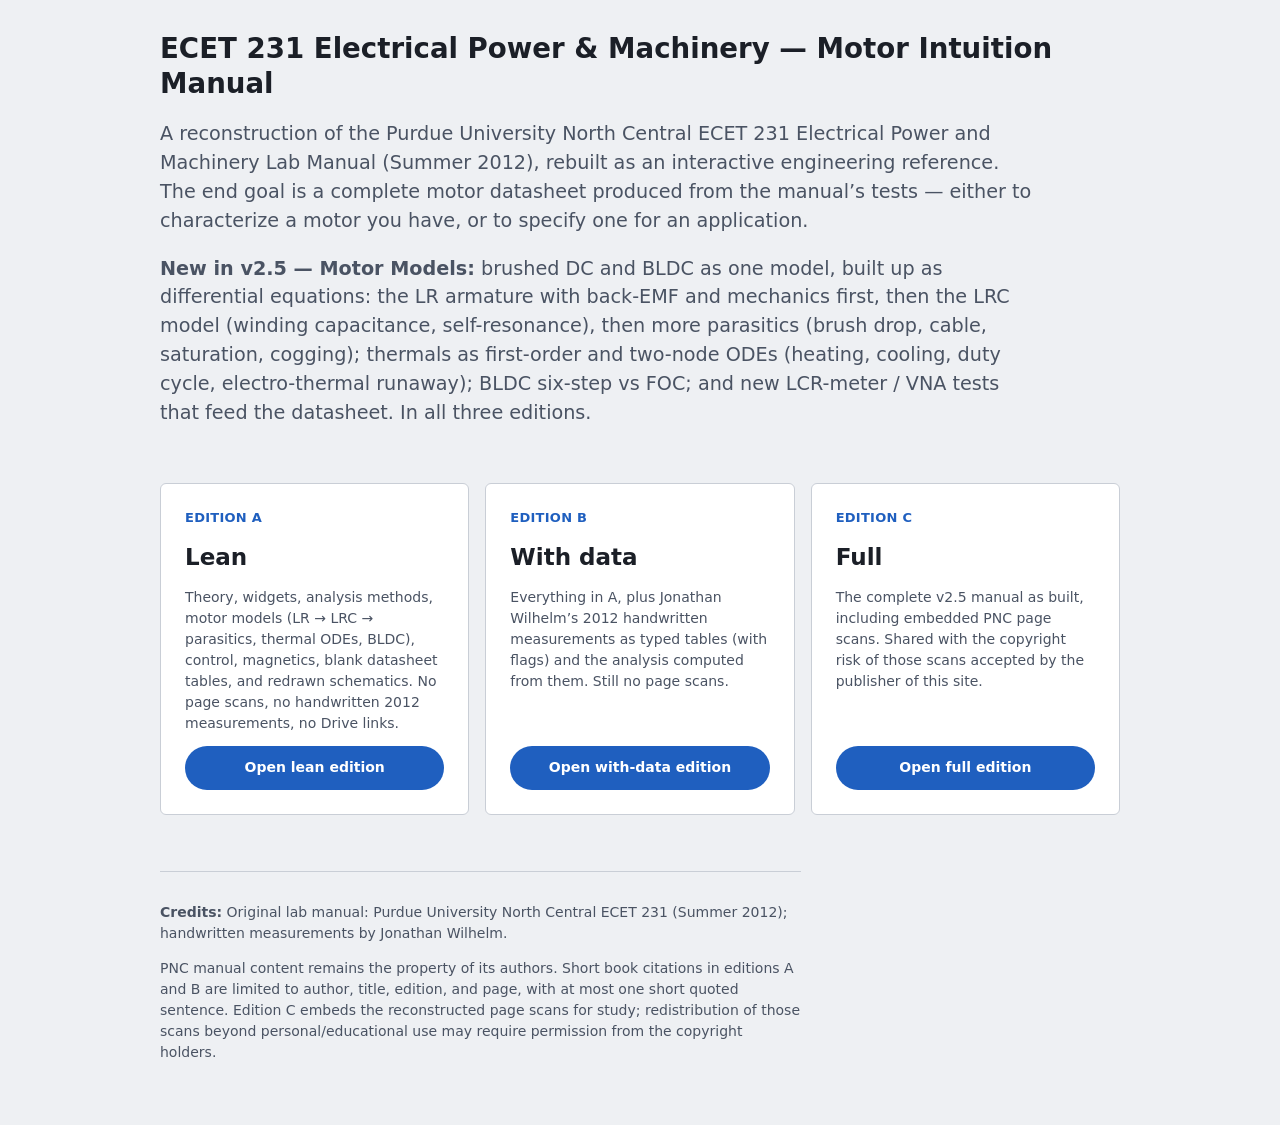
<file: index.html>
<!DOCTYPE html>
<html lang="en">
<head>
<meta charset="utf-8">
<meta name="viewport" content="width=device-width, initial-scale=1">
<title>ECET 231 Electrical Power &amp; Machinery — Motor Intuition Manual</title>
<link rel="stylesheet" href="design-tokens.css">
<style>
  body{margin:0;background:var(--canvas,#eef0f3);color:var(--ink,#1b1f27);
    font:var(--fs-md,1rem)/var(--lh-body,1.5) var(--font-ui,system-ui,sans-serif);}
  .wrap{max-width:960px;margin:0 auto;padding:var(--sp-6,32px) var(--sp-4,16px) var(--sp-7,48px);}
  h1{font-size:var(--fs-2xl,1.728rem);line-height:var(--lh-tight,1.25);margin:0 0 var(--sp-4,16px);}
  .lede{font-size:var(--fs-lg,1.2rem);color:var(--ink-muted,#4a5363);max-width:var(--measure,72ch);}
  .cards{display:grid;gap:var(--sp-4,16px);margin:var(--sp-6,32px) 0;
    grid-template-columns:1fr;}
  @media(min-width:700px){.cards{grid-template-columns:repeat(3,1fr);}}
  .card{background:var(--surface,#fff);border:1px solid var(--line,#c9ced6);border-radius:var(--radius,6px);
    padding:var(--sp-5,24px);display:flex;flex-direction:column;gap:var(--sp-3,12px);min-height:180px;}
  .card h2{margin:0;font-size:var(--fs-xl,1.44rem);}
  .card p{margin:0;flex:1;color:var(--ink-muted,#4a5363);}
  .card a{display:inline-flex;align-items:center;justify-content:center;min-height:var(--target,44px);
    padding:0 var(--sp-4,16px);border-radius:var(--radius-pill,999px);background:var(--accent,#1f5fbf);
    color:#fff;text-decoration:none;font-weight:600;}
  .card a:focus-visible{outline:3px solid var(--focus,#1f5fbf);outline-offset:2px;}
  .credits{margin-top:var(--sp-6,32px);padding-top:var(--sp-4,16px);border-top:1px solid var(--line,#c9ced6);
    font-size:var(--fs-sm,0.875rem);color:var(--ink-muted,#4a5363);max-width:var(--measure,72ch);}
  .tag{display:inline-block;font-size:var(--fs-xs,0.8125rem);font-weight:600;letter-spacing:.02em;
    color:var(--accent,#1f5fbf);text-transform:uppercase;}
</style>
</head>
<body>
<main class="wrap">
  <h1>ECET 231 Electrical Power &amp; Machinery — Motor Intuition Manual</h1>
  <p class="lede">A reconstruction of the Purdue University North Central ECET 231 Electrical Power and Machinery Lab Manual (Summer 2012), rebuilt as an interactive engineering reference. The end goal is a complete motor datasheet produced from the manual’s tests — either to characterize a motor you have, or to specify one for an application.</p>
  <p class="lede"><b>New in v2.5 — Motor Models:</b> brushed DC and BLDC as one model, built up as differential equations: the LR armature with back-EMF and mechanics first, then the LRC model (winding capacitance, self-resonance), then more parasitics (brush drop, cable, saturation, cogging); thermals as first-order and two-node ODEs (heating, cooling, duty cycle, electro-thermal runaway); BLDC six-step vs FOC; and new LCR-meter / VNA tests that feed the datasheet. In all three editions.</p>

  <div class="cards">
    <article class="card">
      <span class="tag">Edition A</span>
      <h2>Lean</h2>
      <p>Theory, widgets, analysis methods, motor models (LR → LRC → parasitics, thermal ODEs, BLDC), control, magnetics, blank datasheet tables, and redrawn schematics. No page scans, no handwritten 2012 measurements, no Drive links.</p>
      <a href="lean/">Open lean edition</a>
    </article>
    <article class="card">
      <span class="tag">Edition B</span>
      <h2>With data</h2>
      <p>Everything in A, plus Jonathan Wilhelm’s 2012 handwritten measurements as typed tables (with flags) and the analysis computed from them. Still no page scans.</p>
      <a href="with-data/">Open with-data edition</a>
    </article>
    <article class="card">
      <span class="tag">Edition C</span>
      <h2>Full</h2>
      <p>The complete v2.5 manual as built, including embedded PNC page scans. Shared with the copyright risk of those scans accepted by the publisher of this site.</p>
      <a href="full/">Open full edition</a>
    </article>
  </div>

  <div class="credits">
    <p><b>Credits:</b> Original lab manual: Purdue University North Central ECET 231 (Summer 2012); handwritten measurements by Jonathan Wilhelm.</p>
    <p>PNC manual content remains the property of its authors. Short book citations in editions A and B are limited to author, title, edition, and page, with at most one short quoted sentence. Edition C embeds the reconstructed page scans for study; redistribution of those scans beyond personal/educational use may require permission from the copyright holders.</p>
  </div>
</main>
</body>
</html>
</file>
<file: design-tokens.css>
/* ECET 231 Lab Manual — design-system PROPOSAL (not applied). 2026-11-04.
   Rule: nothing here may change, restyle or hide Jon's measured values.
   `.hw`, `.hw.unc`, `.erased`, scanned <img> and the static matplotlib graphs are
   deliberately NOT restyled: provenance badges are ADDED next to them, never on them.
   Contrast ratios (WCAG 2.x formula) are in REVIEW.md §C and measurements.json. */

:root{
  /* ---- type scale (1.2 minor third, 16px base) ---- */
  --font-body: "Times New Roman", Times, serif;            /* scanned-page reconstruction */
  --font-ui: system-ui, -apple-system, "Segoe UI", Arial, sans-serif; /* cards, nav, tables */
  --font-mono: Consolas, "DejaVu Sans Mono", monospace;    /* entry cells, chains */
  --fs-xs: 0.8125rem;  /* 13px  minimum for any text incl. captions, SVG ticks at 1x */
  --fs-sm: 0.875rem;   /* 14px  captions, provenance, table cells */
  --fs-md: 1rem;       /* 16px  body */
  --fs-lg: 1.2rem;     /* 19.2px h4 / widget question */
  --fs-xl: 1.44rem;    /* 23px  h3 */
  --fs-2xl: 1.728rem;  /* 27.6px h2 (lab title) */
  --fs-3xl: 2.488rem;  /* 39.8px h1 */
  --lh-tight: 1.25; --lh-body: 1.5;
  --measure: 72ch;     /* max line length for prose */

  /* ---- spacing (4px grid) ---- */
  --sp-1: 4px; --sp-2: 8px; --sp-3: 12px; --sp-4: 16px; --sp-5: 24px; --sp-6: 32px; --sp-7: 48px;
  --radius: 6px; --radius-pill: 999px;

  /* ---- color tokens (contrast vs --surface #fff unless noted) ---- */
  --canvas: #eef0f3;        /* page background */
  --surface: #ffffff;
  --ink: #1b1f27;           /* 16.51:1 */
  --ink-muted: #4a5363;     /* 7.75:1 (6.79:1 on canvas) — replaces #888 (3.54:1) */
  --line: #c9ced6;          /* decorative dividers only */
  --line-strong: #767f8c;   /* input/control borders 4.05:1 (UI ≥3:1) — replaces #9cf (1.62:1) */
  --accent: #1f5fbf;        /* links, focus 6.09:1 */
  --focus: #1f5fbf;
  --ok: #1d7a3a;            /* 5.39:1 */
  --warn: #b3261e;          /* 6.54:1 */

  /* provenance (fg/bg pairs; every badge also carries a text label + glyph) */
  --prov-measured-fg:#1a3fb5; --prov-measured-bg:#e6ecfb; /* 7.33:1  ● Measured — Jon 2012 (matches existing .hw ink) */
  --prov-computed-fg:#5b3a99; --prov-computed-bg:#efe9f8; /* 7.04:1  ƒ Computed from measured */
  --prov-cited-fg:#0b6e4f;    --prov-cited-bg:#e3f4ec;    /* 5.49:1  ❝ Cited / datasheet */
  --prov-model-fg:#8a4200;    --prov-model-bg:#fff1e0;    /* 6.61:1  ∿ Theoretical model */
  --prov-blank-fg:#4b5563;    --prov-blank-bg:#f1f2f4;    /* 6.75:1  ○ Blank / your entry */

  --state-invalid-fg:#9b1c16; --state-invalid-bg:#fdecea; /* 7.14:1 */
  --state-saved-fg:#1d6b34;   --state-saved-bg:#e6f4ea;   /* 5.77:1 */

  /* layout */
  --nav-w: 280px;
  --page-w: 8.5in;          /* scanned-page column keeps paper width */
  --target: 44px;           /* bench touch target */
  --target-min: 24px;       /* WCAG 2.5.8 floor */
}

/* ---- high-contrast tokens: OS setting or .hc toggle ---- */
@media (prefers-contrast: more){ :root{ --ink:#000; --ink-muted:#000; --canvas:#fff; --line:#000; --line-strong:#000; --accent:#0030b0; --focus:#0030b0; --warn:#a00000; } }
:root.hc{ --ink:#000; --ink-muted:#000; --canvas:#fff; --line:#000; --line-strong:#000; --accent:#0030b0; --focus:#0030b0; --warn:#a00000; }
@media (forced-colors: active){
  .badge,.card,.etable input,.tip{ border:1px solid CanvasText; forced-color-adjust:auto; }
  :focus-visible{ outline:3px solid Highlight; }
}

/* ---- breakpoints ----
   phone  <  600px : single column, nav = top drawer, tables scroll in their own box
   laptop  600–1279: nav drawer + page column
   desktop 1280–2199: sticky nav 280px | page 8.5in | context rail (graph/table/flag) 
   wide   ≥ 2200px (27"/32"): nav | page | widget/graph rail side-by-side (2 columns of cards) */
.layout{ display:grid; grid-template-columns:1fr; gap:var(--sp-5); }
@media (min-width:1280px){ .layout{ grid-template-columns:var(--nav-w) minmax(0,var(--page-w)) minmax(0,1fr); } }
@media (min-width:2200px){ .layout{ grid-template-columns:var(--nav-w) var(--page-w) minmax(0,1fr) minmax(0,1fr); } }

/* ---- nav (sticky, scrollspy, collapsible lab groups) ---- */
.nav{ position:sticky; top:0; max-height:100vh; overflow:auto; font:var(--fs-sm)/1.4 var(--font-ui); background:var(--surface); border-right:1px solid var(--line); }
.nav a{ display:flex; align-items:center; min-height:var(--target); padding:0 var(--sp-3); color:var(--ink); text-decoration:none; }
.nav a[aria-current="true"]{ background:var(--prov-measured-bg); box-shadow:inset 4px 0 0 var(--accent); font-weight:600; }
.nav details>summary{ min-height:var(--target); display:flex; align-items:center; cursor:pointer; padding:0 var(--sp-3); font-weight:600; }
@media (max-width:599px){ .nav{ position:fixed; inset:0 0 auto 0; max-height:0; } .nav[data-open]{ max-height:85vh; } }
.skip-link{ position:absolute; left:-9999px; } .skip-link:focus{ left:var(--sp-2); top:var(--sp-2); z-index:10; }
.backlinks{ position:sticky; bottom:var(--sp-4); display:flex; gap:var(--sp-2); justify-content:flex-end; }
.backlinks a{ min-height:var(--target); min-width:var(--target); padding:0 var(--sp-3); border-radius:var(--radius-pill); background:var(--surface); border:1px solid var(--line-strong); display:inline-flex; align-items:center; }

/* ---- focus (all interactive) ---- */
:focus-visible{ outline:3px solid var(--focus); outline-offset:2px; }

/* ---- provenance badge ---- */
.badge{ display:inline-flex; align-items:center; gap:4px; font:600 var(--fs-xs)/1.6 var(--font-ui); padding:0 var(--sp-2); border-radius:var(--radius-pill); }
.badge::before{ content:attr(data-glyph); }
.badge--measured{ color:var(--prov-measured-fg); background:var(--prov-measured-bg); }
.badge--computed{ color:var(--prov-computed-fg); background:var(--prov-computed-bg); }
.badge--cited   { color:var(--prov-cited-fg);    background:var(--prov-cited-bg); }
.badge--model   { color:var(--prov-model-fg);    background:var(--prov-model-bg); }
.badge--blank   { color:var(--prov-blank-fg);    background:var(--prov-blank-bg); }
.legend{ display:flex; flex-wrap:wrap; gap:var(--sp-2); padding:var(--sp-2) var(--sp-3); border:1px solid var(--line); border-radius:var(--radius); }

/* ---- widget card: header(badge+question+flag) / intuition / controls|plot / details(math, derivation, source) ---- */
.card{ background:var(--surface); border:1px solid var(--line); border-radius:var(--radius); padding:var(--sp-4) var(--sp-5); margin:var(--sp-5) 0; font:var(--fs-sm)/var(--lh-body) var(--font-ui); color:var(--ink); }
.card__head{ display:flex; align-items:flex-start; gap:var(--sp-3); }
.card__q{ font:600 var(--fs-lg)/var(--lh-tight) var(--font-ui); margin:0; flex:1; }
.card__body{ display:grid; grid-template-columns:minmax(240px,320px) minmax(0,1fr); gap:var(--sp-4); }
@media (max-width:599px){ .card__body{ grid-template-columns:1fr; } }
.card details{ border-top:1px solid var(--line); margin-top:var(--sp-3); }
.card summary{ min-height:var(--target); display:flex; align-items:center; cursor:pointer; font-weight:600; }

/* ---- slider row: label | value+unit | reset ; default tick shown ---- */
.slider{ display:grid; grid-template-columns:1fr auto auto; align-items:center; gap:var(--sp-1) var(--sp-2); margin:var(--sp-2) 0; }
.slider label{ font-weight:600; }
.slider output{ font:600 var(--fs-sm) var(--font-mono); color:var(--accent); min-width:7ch; text-align:right; }
.slider .unit{ color:var(--ink-muted); }
.slider input[type=range]{ grid-column:1/-1; width:100%; height:var(--target); accent-color:var(--accent); }
.slider .default{ grid-column:1/-1; font-size:var(--fs-xs); color:var(--ink-muted); }  /* "default 120 V" */
.slider button.reset{ min-height:var(--target); min-width:var(--target); }
.card .reset-all{ min-height:var(--target); }

/* ---- entry table: notebook style + states ---- */
.etable{ overflow-x:auto; -webkit-overflow-scrolling:touch; border:1px solid var(--line); border-radius:var(--radius); background:var(--surface); }
.etable table{ border-collapse:collapse; font:var(--fs-sm) var(--font-ui); min-width:100%; }
.etable caption{ text-align:left; font-weight:600; padding:var(--sp-2) var(--sp-3); }
.etable th{ position:sticky; top:0; background:var(--canvas); font-weight:600; padding:var(--sp-2); border-bottom:2px solid var(--line-strong); }
.etable th .unit{ display:block; font-weight:400; color:var(--ink-muted); }
.etable td{ border:1px solid var(--line); padding:0; }
.etable td>.cell{ display:flex; align-items:center; }
.etable input{ width:100%; min-height:var(--target); border:0; border-bottom:1px solid var(--line-strong); padding:0 var(--sp-2); font:var(--fs-sm) var(--font-mono); background:transparent; }
.etable input:focus-visible{ outline:3px solid var(--focus); outline-offset:-3px; background:#f5f8ff; }
.etable input[aria-invalid="true"]{ border-bottom:2px solid var(--warn); background:var(--state-invalid-bg); }  /* value is kept verbatim */
.etable .msg{ font-size:var(--fs-xs); color:var(--state-invalid-fg); padding:2px var(--sp-2); }      /* "⚠ not a number — kept as typed" */
.etable td.calc{ background:var(--prov-computed-bg); color:var(--prov-computed-fg); font-family:var(--font-mono); }
.etable .status{ font-size:var(--fs-xs); }
.etable .status[data-state="saved"]{ color:var(--state-saved-fg); background:var(--state-saved-bg); padding:0 var(--sp-2); border-radius:var(--radius-pill); } /* "✓ Saved 6:41 PM" */
.etable .status[data-state="unsaved"]{ color:var(--warn); }
.tbar button,.card button{ min-height:var(--target); padding:0 var(--sp-4); border:1px solid var(--line-strong); border-radius:var(--radius); background:var(--surface); font:600 var(--fs-sm) var(--font-ui); color:var(--ink); }

/* ---- graphs ---- */
figure.graph,.wplot{ margin:var(--sp-4) 0; }
figure.graph svg,.wplot svg{ width:100%; height:auto; }
.wplot svg text{ font-size:13px; }  /* live plots only — static matplotlib SVGs: re-export with ≥10pt ticks instead */
.tip{ position:absolute; pointer-events:none; max-width:260px; padding:var(--sp-2) var(--sp-3); background:var(--ink); color:#fff; border-radius:var(--radius); font:var(--fs-xs)/1.4 var(--font-ui); }
/* tip content: "R = 1773 rpm @ 0.169 N·m  ● Measured — Jon 2012 · Lab 5 Table 1 · p.29 [· ⚠ uncertain reading]" */
.series-toggle{ display:flex; gap:var(--sp-2); flex-wrap:wrap; }
.series-toggle label{ min-height:var(--target); display:inline-flex; align-items:center; gap:var(--sp-1); }

/* ---- flag control ---- */
.flag{ min-height:var(--target); min-width:var(--target); display:inline-flex; align-items:center; gap:var(--sp-1); border:1px solid var(--line-strong); border-radius:var(--radius-pill); background:var(--surface); color:var(--ink); font:600 var(--fs-xs) var(--font-ui); padding:0 var(--sp-3); }
.flag[aria-pressed="true"]{ border-color:var(--warn); color:var(--state-invalid-fg); background:var(--state-invalid-bg); } /* "⚑ Flagged" text change, not color only */

/* ---- motion ---- */
@media (prefers-reduced-motion: reduce){ *{ animation:none!important; transition:none!important; scroll-behavior:auto!important; } }

/* ---- print ---- */
@page{ size:letter; margin:0.5in; }
@media print{
  .nav,.skip-link,.backlinks,.flag,.tbar,.slider input[type=range],.slider button,.series-toggle,.tip{ display:none!important; }
  body{ background:#fff; }
  .page,.section-block{ box-shadow:none; margin:0; max-width:none; min-height:0; padding:0; break-after:page; }
  h2,h3,h4{ break-after:avoid; }
  figure,figure.graph,table,.card,.etable{ break-inside:avoid; }
  .etable{ overflow:visible; border:0; }
  .etable input{ border:0; border-bottom:1px solid #000; }       /* entries print as filled lines */
  .card details{ display:block; } .card details>*{ display:block!important; } /* print math expanded */
  .slider output::after{ content:" (slider setting)"; font-weight:400; } /* records state shown */
  a[href^="http"]::after{ content:" <" attr(href) ">"; font-size:9pt; word-break:break-all; }
}
</file>
